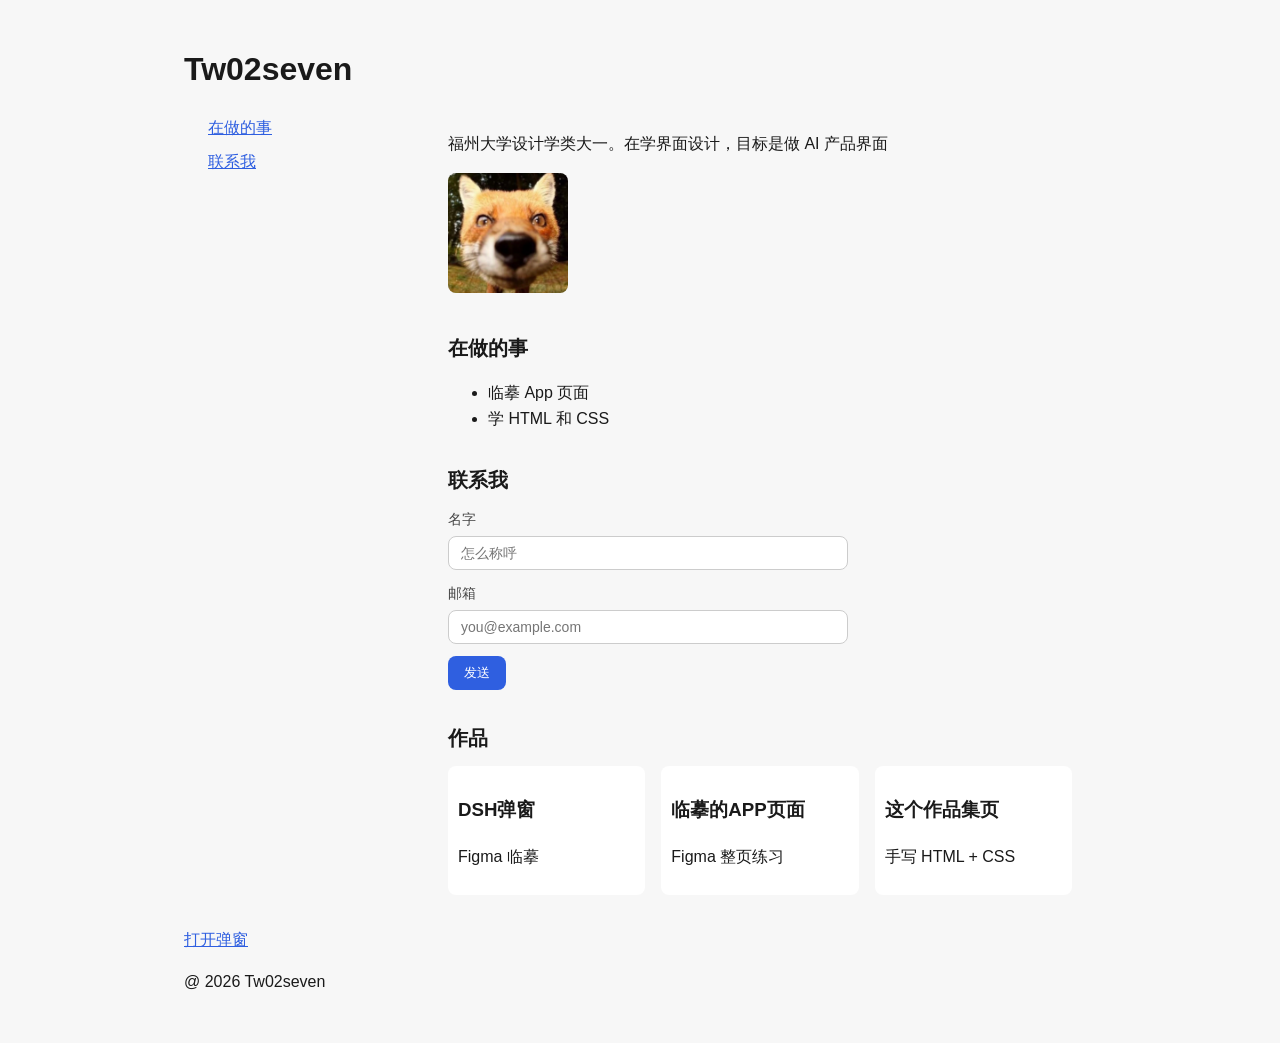
<file: index.html>
﻿<!DOCTYPE html>
<html lang="zh-CN">

<head>
    <meta charset="UTF-8">
    <meta name="viewport" content="width=device-width, initial-scale=1.0">
    <title>Tw02seven | 作品集</title>
    <link rel="stylesheet" href="style.css">
    <link rel="icon" href="favicon.svg">
</head>

<body>
    <header>
        <h1>Tw02seven</h1>
    </header>
    <div class="layout">
        <aside class="side">
            <nav>
                <a href="#works">在做的事</a>
                <a href="#contact">联系我</a>
            </nav>
        </aside>
        <main>
            <section id="about">
                <P>福州大学设计学类大一。在学界面设计，目标是做 AI 产品界面</P>
                <img src="头像.jpg" alt="我的头像" width="120">
            </section>

            <section id="works">
                <h2>在做的事</h2>
                <ul>
                    <li>临摹 App 页面</li>
                    <li>学 HTML 和 CSS</li>
                </ul>
            </section>

            <section id="contact">
                <h2>联系我</h2>
                <form>
                    <label for="name">名字</label>
                    <input id="name" type="text" placeholder="怎么称呼">

                    <label for="email">邮箱</label>
                    <input id="email" type="email" placeholder="you@example.com">

                    <button type="submit">发送</button>
                </form>
            </section>

            <section id="cards">
                <h2>作品</h2>
                <div class="cards">
                    <div class="card">
                        <h3>DSH弹窗</h3>
                        <p>Figma 临摹</p>
                    </div>
                    <div class="card">
                        <h3>临摹的APP页面</h3>
                        <p>Figma 整页练习</p>
                    </div>
                    <div class="card">
                        <h3>这个作品集页</h3>
                        <p>手写 HTML + CSS</p>
                    </div>
                </div>
            </section>
        </main>
    </div>

    <a href="#dialog">打开弹窗</a>

    <div id="dialog" class="modal">
        <div class="modal-box">
            <h2>联系我</h2>
            <p>这是我第一个纯 CSS 弹窗。</p>
            <a href="#" class="close">关闭</a>
        </div>
    </div>


    <footer>
        <p>@ 2026 Tw02seven</p>
    </footer>
</body>
</file>
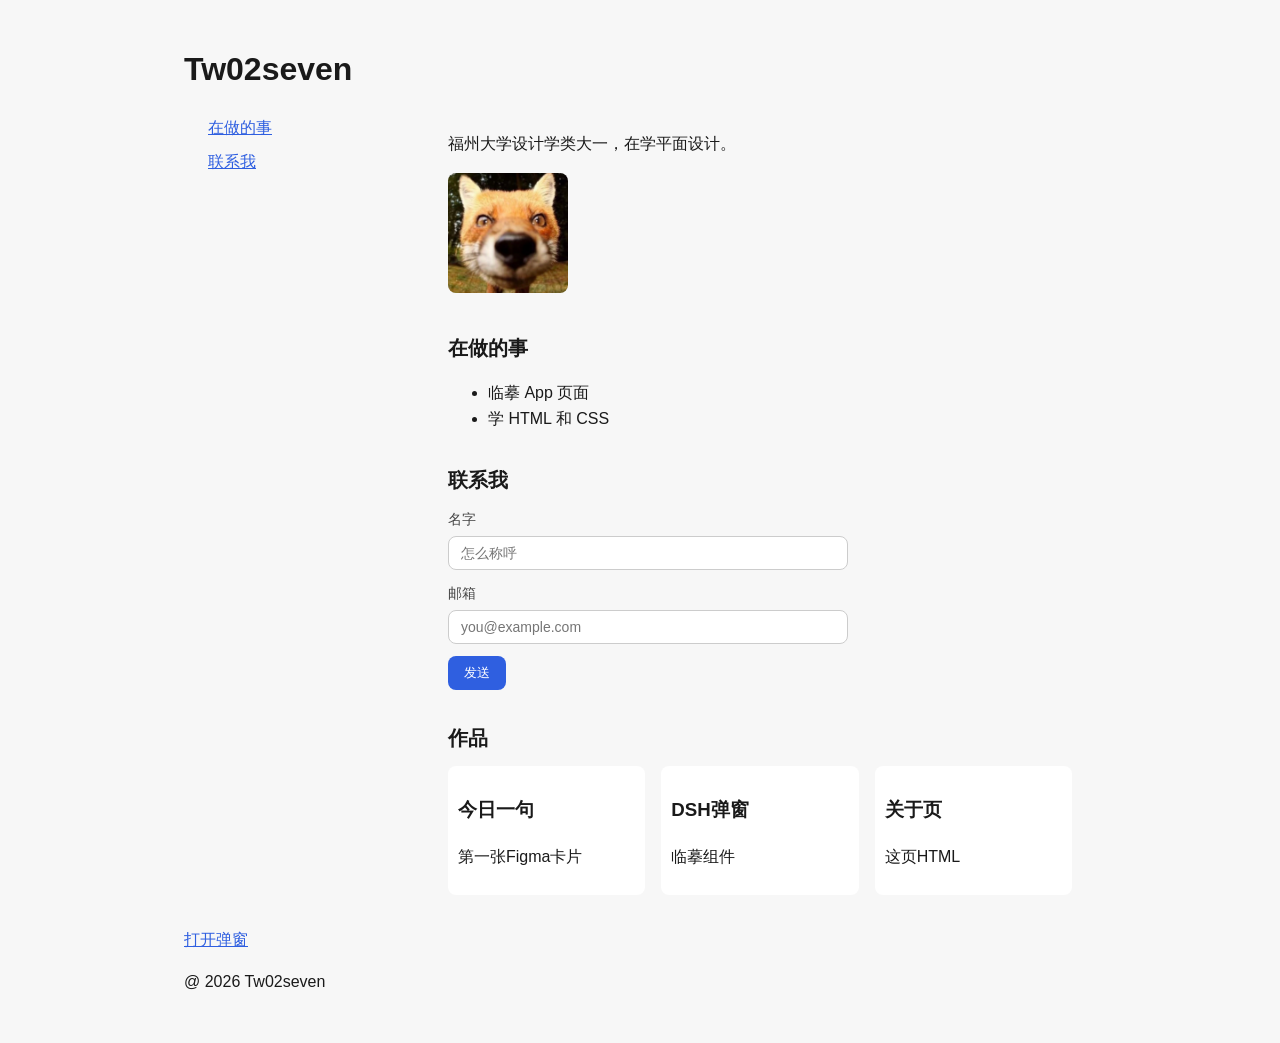
<file: about.html>
<!DOCTYPE html>
<html lang="zh-CN">

<head>
    <meta charset="UTF-8">
    <meta name="viewport" content="width=device-width, initial-scale=1.0">
    <title>关于我</title>
    <link rel="stylesheet" href="style.css">
</head>

<body>
    <header>
        <h1>Tw02seven</h1>
    </header>
    <div class="layout">
        <aside class="side">
            <nav>
                <a href="#works">在做的事</a>
                <a href="#contact">联系我</a>
            </nav>
        </aside>
        <main>
            <section id="about">
                <P>福州大学设计学类大一，在学平面设计。</P>
                <img src="头像.jpg" alt="我的头像" width="120">
            </section>

            <section id="works">
                <h2>在做的事</h2>
                <ul>
                    <li>临摹 App 页面</li>
                    <li>学 HTML 和 CSS</li>
                </ul>
            </section>

            <section id="contact">
                <h2>联系我</h2>
                <form>
                    <label for="name">名字</label>
                    <input id="name" type="text" placeholder="怎么称呼">

                    <label for="email">邮箱</label>
                    <input id="email" type="email" placeholder="you@example.com">

                    <button type="submit">发送</button>
                </form>
            </section>

            <section id="cards">
                <h2>作品</h2>
                <div class="cards">
                    <div class="card">
                        <h3>今日一句</h3>
                        <p>第一张Figma卡片</p>
                    </div>
                    <div class="card">
                        <h3>DSH弹窗</h3>
                        <p>临摹组件</p>
                    </div>
                    <div class="card">
                        <h3>关于页</h3>
                        <p>这页HTML</p>
                    </div>
                </div>
            </section>
        </main>
    </div>

    <a href="#dialog">打开弹窗</a>

    <div id="dialog" class="modal">
        <div class="modal-box">
            <h2>联系我</h2>
            <p>这是我第一个纯 CSS 弹窗。</p>
            <a href="#" class="close">关闭</a>
        </div>
    </div>


    <footer>
        <p>@ 2026 Tw02seven</p>
    </footer>
</body>
</file>
<file: style.css>
*{
    box-sizing: border-box;
}

body {
    font-family: "Microsoft YaHei", sans-serif;
    line-height: 1.6;
    max-width: 960px;
    margin: 0 auto;
    padding: 32px 24px;
    color: #1a1a1a;
}

h1 {
    font-size: 32px;
    margin: 0 0 8px;
}

h2 {
    font-size: 20px;
    margin: 32px 0 12px;
}

a {
    color: #2f5fe0;
}

img {
    border-radius: 8px;
}

input {
    padding: 8px 12px;
    border: 1px solid #ccc;
    border-radius: 8px;
    font-size: 14px;
}

button {
    padding: 8px 16px;
    background: #2f5fe0;
    color: #fff;
    border: none;
    border-radius: 8px;
    cursor: pointer;
}

body {
    background: #f7f7f7;
}

form {
    display: flex;
    flex-direction: column;
    gap: 12px;
    max-width: 400px;
}

label {
    font-size: 14px;
    color: #444;
    margin-bottom: -6px;
}

input {
    width: 100%;
    box-sizing: border-box;
}

button {
    align-self: flex-start;
}

.layout {
    display: flex;
    gap: 40px;
    align-items: flex-start;
    padding: 0 24px;
}

.side {
    width: 200px;
    flex-shrink: 0;
}

.side nav {
    display: flex;
    flex-direction: column;
    gap: 8px;
}

main {
    flex: 1;
    min-width: 0;
}

@media(max-width:720px) {
    .layout {
        flex-direction: column;
        gap: 24px;
    }
}

.cards{
    display: grid;
    grid-template-columns: repeat(auto-fit,minmax(180px,1fr));
    gap: 16px;
}
.card{
    background: #fff;
    border-radius: 8px;
    padding: 10px;
}

header{
    position: sticky;
    top: 0;
    background: #f7f7f7;
    padding: 12px 0;
    z-index: 10;
}

.modal{display: none;}

.modal:target{
    display: flex;
    position: fixed;
    inset:0;
    background: rgba(0, 0, 0, 0.5);
    align-items: center;
    justify-content: center;
    z-index: 100;
}

.modal-box{
    background: #fff;
    padding: 24px;
    border-radius: 12px;
}

a:hover{color: #1a3fb0;}

button:hover{background: #1a3fb0;}

.card{
    transition: box-shadow 0.2s,transform 0.2s;
}

.card:hover{
    box-shadow: 0 4px 16px rgba(0, 0, 0, 0.1);
    transform: translateY(-2px);
}

section{margin-bottom: 32px;}
</file>
